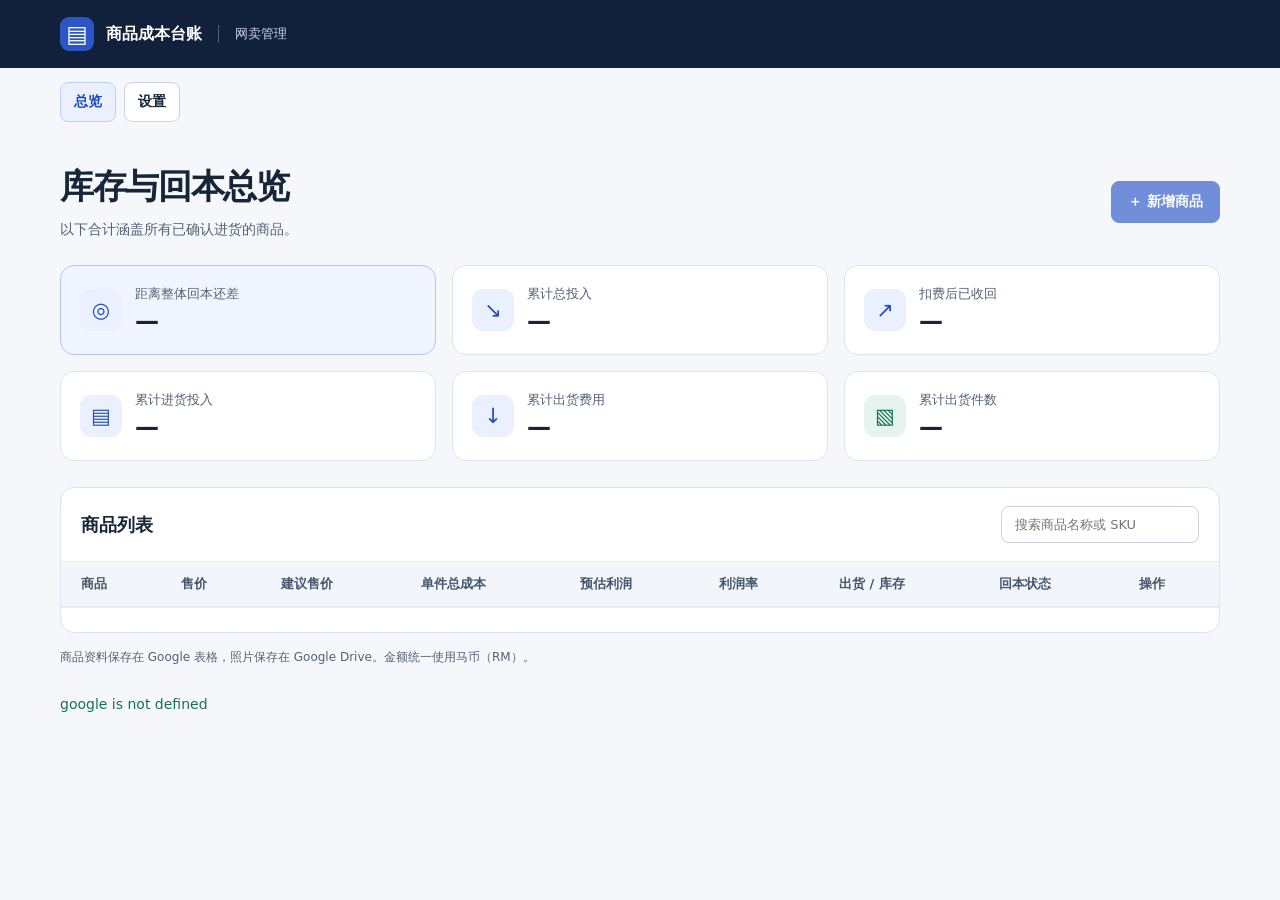
<file: apps-script/Index.html>
<!doctype html>
<html lang="zh-Hans">
<head>
<meta charset="utf-8"><meta name="viewport" content="width=device-width,initial-scale=1">
<meta name="description" content="管理网卖商品，计算单件成本和预估利润">
<title>商品成本台账</title>
<style>
:root{font-family:Inter,"PingFang SC","Microsoft YaHei",system-ui,sans-serif;color:#172538;background:#f5f7fa;--muted:#536276;--border:#dce4ed;--blue:#194ac5;--green:#147450}
*{box-sizing:border-box}body{margin:0}button,input,select{font:inherit}button{cursor:pointer}button:disabled{cursor:wait;opacity:.6}[hidden]{display:none!important}
.wrap{width:min(1160px,calc(100% - 48px));margin:auto}.bar{background:#12213b;color:white}.brand{height:68px;display:flex;align-items:center;gap:12px;font-size:16px;font-weight:700}.logo{display:grid;place-items:center;width:34px;height:34px;border-radius:9px;background:#2c56c5;font-size:23px}.divider{height:18px;border-left:1px solid #50617c;margin:0 4px}.sub{color:#c9d4e7;font-size:13px;font-weight:400}
.heading{display:flex;align-items:center;justify-content:space-between;gap:16px;margin:42px 0 25px}h1{margin:0;font-size:34px;letter-spacing:-.04em}p{color:var(--muted);font-size:14px;line-height:1.6;margin:8px 0 0}
button,select,input{border:1px solid #c9d4e2;border-radius:8px;background:white;color:inherit;padding:10px 13px}button{font-weight:650;font-size:14px;white-space:nowrap}button:hover{background:#edf2f8}.primary{background:var(--blue);color:white;border-color:var(--blue);padding:11px 16px}.primary:hover{background:#143ba0}.stats{display:grid;grid-template-columns:repeat(3,1fr);gap:16px;margin-bottom:26px}
.card,.panel{background:white;border:1px solid var(--border);border-radius:14px}.card{display:grid;grid-template-columns:42px 1fr;gap:4px 13px;align-items:center;padding:19px;color:var(--muted);font-size:13px}.card strong{color:#172538;font-size:24px;overflow-wrap:anywhere}.stat-icon{width:42px;height:42px;border-radius:11px;background:#eaf0fd;color:#244db9;grid-row:span 2;display:grid;place-items:center;font-size:21px}.card:last-child .stat-icon{background:#e5f5ed;color:var(--green)}
.toolbar{display:flex;justify-content:space-between;align-items:center;gap:12px;padding:18px 20px}.toolbar h2,.modal-head h2{font-size:18px;margin:0}.filters{display:flex;gap:8px}.filters input,.filters select{font-size:13px}.scroll{overflow:auto}table{width:100%;min-width:1020px;border-collapse:collapse;text-align:left;font-size:14px}th{font-size:13px;color:#46566c;background:#f2f5fa;font-weight:650}td,th{padding:13px 20px;border-block:1px solid #e6ecf3;white-space:nowrap}td{font-variant-numeric:tabular-nums}.product{display:flex;gap:10px;align-items:center}.product img,.placeholder{width:42px;height:42px;object-fit:cover;border-radius:8px;background:#eaf0fd}.placeholder{display:grid;place-items:center;color:#3458ad}.sku{display:block;color:var(--muted);font-size:12px;margin-top:4px}.product strong{white-space:normal;overflow-wrap:anywhere}.positive{color:var(--green)}.negative,.danger,#error{color:#ac2836}.empty{text-align:center;padding:44px 15px}.empty-icon{width:56px;height:56px;border-radius:15px;background:#eaf0fd;color:var(--blue);display:grid;place-items:center;margin:auto;font-size:28px}.empty h3{margin:14px 0 0}.empty button{margin-top:17px}.list-footer{padding:12px 20px;color:var(--muted);font-size:13px;border-top:1px solid #e6ecf3}.foot{margin:15px 0 25px;font-size:12px}
dialog{width:min(570px,calc(100% - 24px));max-height:calc(100dvh - 24px);border:1px solid var(--border);border-radius:16px;padding:0;color:inherit}dialog::backdrop{background:#12213b99}.modal-head,.modal-foot{padding:14px 20px;display:flex;align-items:center;justify-content:space-between;gap:10px}.modal-head{border-bottom:1px solid var(--border)}.modal-foot{border-top:1px solid var(--border)}.modal-body{padding:16px 20px}.modal-body h3{font-size:15px;margin:20px 0 10px}.modal-body h3 span{font-size:12px;color:var(--muted)}.fields,.estimate{display:grid;grid-template-columns:1fr 1fr;gap:10px}.fields input{display:block;width:100%;margin-top:5px}label,.estimate{font-size:13px;font-weight:600}.photo{display:flex;gap:12px;align-items:center;margin-bottom:14px}.photo img{width:72px;height:72px;border-radius:8px;object-fit:cover}.photo input{display:block;margin-top:5px;max-width:100%;font-size:12px}.estimate{margin-top:16px;padding:13px;background:#edf2fb;border-radius:8px;color:#43536c}.estimate strong{display:block;color:#15243a;margin-top:3px}.actions{display:flex;gap:8px;margin-left:auto}.link,.icon-button{border:0;background:transparent;color:var(--blue)}.link{padding:4px 0}.icon-button{font-size:24px;line-height:1;padding:4px 8px}.danger{border-color:#f0cbd0}#error:empty,#notice:empty{display:none}#notice{color:var(--green)}
@media(max-width:610px){.wrap{width:calc(100% - 28px)}.heading{margin-top:27px;align-items:flex-start}h1{font-size:26px}.stats{gap:7px}.card{display:flex;flex-direction:column;align-items:flex-start;padding:10px;gap:5px}.card strong{font-size:15px}.stat-icon{width:29px;height:29px;font-size:16px}.toolbar{align-items:flex-start;flex-direction:column;padding:14px}.filters{width:100%}.filters input{min-width:0;flex:1}.filters select{max-width:48%;padding-inline:5px}td,th{padding-inline:14px}}

.row-actions{display:flex;gap:6px}#saleFields{margin-top:12px}#stockError{color:#ac2836}
.stats .card:first-child{border-color:#b0c5fa;background:#f1f5ff}
#brandLogo{width:36px;height:36px;border-radius:8px;object-fit:contain;background:white}
#brandName{overflow:hidden;text-overflow:ellipsis;white-space:nowrap;min-width:0}
.top-nav{display:flex;gap:8px;padding-top:14px}.top-nav button[aria-pressed="true"]{background:#eaf0fd;color:#194ac5;border-color:#bdd0fb}
.company-panel{margin:26px 0;padding:22px;max-width:520px}.company-panel form{display:grid;gap:14px;margin-top:18px}.company-panel input{display:block;width:100%;margin-top:5px}
#companyPreview{width:96px;height:96px;object-fit:contain;border:1px solid var(--border);border-radius:8px}#companyRemove{justify-self:start}
.restock-history{padding-inline-start:22px;max-height:170px;overflow:auto;line-height:1.7;font-size:14px}#restockError{color:#ac2836}
</style>

</head>
<body>
<header class="bar"><div class="wrap brand"><span class="logo" id="brandIcon" aria-hidden="true">▤</span><img id="brandLogo" alt="" hidden><span id="brandName">商品成本台账</span> <span class="divider"></span><span class="sub">网卖管理</span></div></header>
<nav class="wrap top-nav" aria-label="页面导航">
<button id="dashboardTab" type="button" aria-controls="dashboardPanel" aria-pressed="true">总览</button>
<button id="settingsTab" type="button" aria-controls="settingsPanel" aria-pressed="false">设置</button>
</nav>
<main class="wrap">
<div id="dashboardPanel">
<section class="heading"><div><h1>库存与回本总览</h1><p>以下合计涵盖所有已确认进货的商品。</p></div><button class="primary" id="add">＋ 新增商品</button></section>
<section class="stats" aria-label="库存与回本合计">
<div class="card"><span class="stat-icon" aria-hidden="true">◎</span><span>距离整体回本还差</span><strong id="gap">—</strong></div>
<div class="card"><span class="stat-icon" aria-hidden="true">↘</span><span>累计总投入</span><strong id="spent">—</strong></div>
<div class="card"><span class="stat-icon" aria-hidden="true">↗</span><span>扣费后已收回</span><strong id="recovered">—</strong></div>
<div class="card"><span class="stat-icon" aria-hidden="true">▤</span><span>累计进货投入</span><strong id="purchaseSpent">—</strong></div>
<div class="card"><span class="stat-icon" aria-hidden="true">↓</span><span>累计出货费用</span><strong id="shippingSpent">—</strong></div>
<div class="card"><span class="stat-icon" aria-hidden="true">▧</span><span>累计出货件数</span><strong id="shipped">—</strong></div>
</section>
<section class="panel" aria-labelledby="listTitle">
<div class="toolbar"><h2 id="listTitle">商品列表</h2><div class="filters"><input id="search" type="search" placeholder="搜索商品名称或 SKU" aria-label="搜索商品"></div></div>
<div class="scroll"><table><thead><tr><th scope="col">商品</th><th scope="col">售价</th><th scope="col">建议售价</th><th scope="col">单件总成本</th><th scope="col">预估利润</th><th scope="col">利润率</th><th scope="col">出货 / 库存</th><th scope="col">回本状态</th><th scope="col">操作</th></tr></thead><tbody id="rows"></tbody></table></div>
<div id="empty" class="empty" hidden><div class="empty-icon" aria-hidden="true">▤</div><h3 id="emptyTitle"></h3><p id="emptyText"></p><button class="primary" id="emptyAdd">＋ 新增商品</button></div>
<div id="listFooter" class="list-footer"></div>
</section>
<p class="foot">商品资料保存在 Google 表格，照片保存在 Google Drive。金额统一使用马币（RM）。</p>
<p id="notice" role="status"></p>
</div>
<section id="settingsPanel" class="panel company-panel" hidden aria-labelledby="companyTitle">
<h1 id="companyTitle">公司设置</h1>
<form id="companyForm">
<label>公司名称<input id="companyName" maxlength="80" placeholder="输入你的公司名称"></label>
<label>公司 Logo<input id="companyLogo" type="file" accept="image/*"></label>
<img id="companyPreview" alt="公司 Logo 预览" hidden>
<button id="companyRemove" type="button" hidden>移除 Logo</button>
<div><button class="primary" id="companySave" type="submit" disabled>保存设置</button></div>
<p id="companyStatus" role="status"></p>
</form>
</section>
</main>
<dialog id="editor" aria-labelledby="editorTitle"><form id="productForm">
<div class="modal-head"><h2 id="editorTitle"></h2><button type="button" id="close" class="icon-button" aria-label="关闭">×</button></div>
<div class="modal-body">
<div class="photo"><img id="photoPreview" alt="商品照片预览" hidden><div><label for="photo">商品照片</label><input id="photo" type="file" accept="image/*"><button id="removePhoto" type="button" class="link" hidden>移除照片</button></div></div>
<div class="fields"><label>商品名称<input name="name" required maxlength="100" placeholder="例如 帆布手提包"></label><label>商品编号 SKU（选填）<input name="sku" maxlength="60" placeholder="例如 BAG-001"></label></div>
<h3>售价与单件费用 <span id="formCurrency"></span></h3>
<div class="fields">
<label>售价（选填）<input name="price" type="number" min="0" max="999999999" step="0.01" placeholder="待定"></label>
<label>进货总金额<input name="purchaseTotal" type="number" min="0" max="999999999" step="0.01" required placeholder="0.00"></label>
<label>进货数量（件）<input name="quantity" type="number" min="1" max="999999999" step="1" required placeholder="例如 50"></label>
<label>包装费<input name="packaging" type="number" min="0" max="999999999" step="0.01" placeholder="0.00"></label>
<label>卖家承担的运费<input name="shipping" type="number" min="0" max="999999999" step="0.01" placeholder="0.00"></label>
<label>平台费率 (%)<input name="rate" type="number" min="0" max="100" step="0.01" placeholder="0"></label>
<label>目标利润率 (%)<input name="target" type="number" min="0" max="100" step="0.01" value="20" required></label>
<label>其他费用<input name="other" type="number" min="0" max="999999999" step="0.01" placeholder="0.00"></label>
</div>
<div class="estimate"><div>每件进货成本 <strong id="unitPurchase"></strong></div><div>建议售价 <strong id="suggested"></strong></div><div>平台费 <strong id="fee"></strong></div><div>单件总成本 <strong id="cost"></strong></div><div>预估利润 <strong id="profit"></strong></div><div>利润率 <strong id="margin"></strong></div></div>
<p id="error" role="alert"></p>
</div>
<div class="modal-foot"><button type="button" id="delete" class="danger">删除商品</button><div class="actions"><button type="button" id="cancel">取消</button><button class="primary" id="save" type="submit">保存商品</button></div></div>
</form></dialog>
<dialog id="stockEditor" aria-labelledby="stockTitle">
<form id="stockForm">
<div class="modal-head"><h2 id="stockTitle"></h2><button type="button" id="stockClose" class="icon-button" aria-label="关闭">×</button></div>
<div class="modal-body">
<div class="estimate" id="stockSummary"></div>
<p id="stockHint"></p>
<div id="saleFields" class="fields">
<label>本次出货数量（件）<input name="quantity" type="number" min="1" step="1" required></label>
<label><span id="stockRevenueLabel">本次销售收入（RM）</span><input name="revenue" placeholder="填全部出货的收入总额" type="number" min="0" max="999999999" step="0.01" required></label>
<label>本次包装费（RM）<input name="packaging" type="number" min="0" max="999999999" step="0.01" value="0"></label>
</div>
<p id="estimatedSaleCosts" hidden>包装费填本次出货的总额，默认 RM 0。平台费、卖家运费和其他费用按商品设定计算。</p>
<p id="stockError" role="alert"></p>
</div>
<div class="modal-foot"><div class="actions"><button class="primary" id="stockSave" type="submit"></button></div></div>
</form>
</dialog>
<dialog id="restockEditor" aria-labelledby="restockTitle">
<form id="restockForm">
<div class="modal-head"><h2 id="restockTitle"></h2><button type="button" class="icon-button" id="restockClose" aria-label="关闭">×</button></div>
<div class="modal-body">
<div class="fields">
<label>本次补货数量（件）<input name="quantity" type="number" min="1" max="999999999" step="1" required></label>
<label>本次进货总金额（RM）<input name="total" type="number" min="0" max="999999999" step="0.01" required></label>
</div>
<h3>补货记录</h3>
<p id="restockEmpty">还没有补货记录。</p>
<ul id="restockHistory" class="restock-history"></ul>
<p id="restockError" role="alert"></p>
</div>
<div class="modal-foot"><div class="actions"><button class="primary" id="restockSave" type="submit">保存补货</button></div></div>
</form>
</dialog>
<script>
const by = id => document.getElementById(id);
const form = by('productForm');
const editor = by('editor');
const stockEditor = by('stockEditor');
const stockForm = by('stockForm');
let stockProduct;
let stockBusy = false;
const amounts = ['price', 'purchaseTotal', 'packaging', 'shipping', 'rate', 'other', 'target'];
let ready = false, products = [], active, photo, preview, busy = false;
const money = cents => 'RM ' + (cents / 100).toLocaleString('en-MY', {
  minimumFractionDigits: 2, maximumFractionDigits: 2
});
const percentage = value => value == null ? '—' : value.toFixed(1) + '%';

function calculate(p) {
  const fee = p.price == null ? null : Number((BigInt(p.price) * BigInt(p.rate) + 5000n) / 10000n);
  const cost = p.purchase + p.packaging + p.shipping + p.other + (fee ?? 0);
  const profit = p.price == null ? null : p.price - cost;
  const remaining = 10000 - p.rate - p.target;
  const base = p.purchase + p.packaging + p.shipping + p.other;
  const numerator = BigInt(base) * 10000n + (p.rate > 0 ? 5000n : 0n);
  const suggested = remaining > 0 ? Math.max(1, Number((numerator + BigInt(remaining) - 1n) / BigInt(remaining))) : null;
  return { fee, cost, profit, suggested, margin: p.price ? 100 * profit / p.price : null };
}

function rpc(method, ...args) {
  return new Promise((resolve, reject) => {
    const script = google.script.run.withSuccessHandler(resolve).withFailureHandler(reject);
    if (typeof script[method] !== 'function') {
      reject(new Error('网站前端和 Apps Script 版本不一致。请在原项目更新 Code.gs 和 Index.html，再将现有部署切换到新版本。'));
      return;
    }
    script[method](...args);
  });
}

const photoCache = new Map();
function loadPhoto(product) {
  const key = product.id + ':' + product.revision;
  if (!photoCache.has(key)) {
    const request = rpc('photoForProduct', product.id).catch(() => {
      photoCache.delete(key);
      return '';
    });
    photoCache.set(key, request);
  }
  return photoCache.get(key);
}

function newProductId() {
  return Array.from(crypto.getRandomValues(new Uint8Array(16)), byte => byte.toString(16).padStart(2, '0')).join('')
    .replace(/^(.{8})(.{4})(.{4})(.{4})(.{12})$/, '$1-$2-$3-$4-$5');
}

function asDataUrl(blob) {
  return new Promise((resolve, reject) => {
    const reader = new FileReader();
    reader.onload = () => resolve(reader.result);
    reader.onerror = () => reject(new Error('无法读取照片。'));
    reader.readAsDataURL(blob);
  });
}

function element(tag, value, className) {
  const node = document.createElement(tag);
  if (value != null) node.textContent = value;
  if (className) node.className = className;
  return node;
}

function summarizeInventory(items) {
  const totals = {batches: 0, purchase: 0, fees: 0, revenue: 0, shipped: 0};
  for (const product of items) {
    if (!product.received) continue;
    totals.batches++;
    totals.purchase += product.purchaseTotal;
    totals.fees += product.sellingCosts;
    totals.revenue += product.revenue;
    totals.shipped += product.sold;
  }
  const spent = totals.purchase + totals.fees;
  const recovered = totals.revenue - totals.fees;
  return {...totals, spent, recovered, gap: Math.max(0, spent - totals.revenue)};
}

function render() {
  const body = by('rows');
  body.replaceChildren();
  const query = by('search').value.trim().toLowerCase();
  const filtered = products.filter(p => p.name.toLowerCase().includes(query) || p.sku.toLowerCase().includes(query));
  for (const p of filtered) {
    const { cost, profit, margin, suggested } = calculate(p);
    const row = body.insertRow();
    const info = element('div', null, 'product');
    if (p.photo) {
      const img = element('img');
      img.alt = '';
      img.loading = 'lazy';
      loadPhoto(p).then(source => { if (source) img.src = source; });
      info.append(img);
    } else {
      const placeholder = element('span', '▧', 'placeholder');
      placeholder.setAttribute('aria-hidden', 'true');
      info.append(placeholder);
    }
    const labels = element('div');
    labels.append(element('strong', p.name));
    if (p.sku) labels.append(element('span', p.sku, 'sku'));
    info.append(labels);
    row.insertCell().append(info);
    row.insertCell().textContent = p.price == null ? '待定' : money(p.price);
    row.insertCell().textContent = suggested == null ? '无法达到' : money(suggested);
    row.insertCell().textContent = money(cost);
    const profitCell = row.insertCell();
    profitCell.textContent = profit == null ? '—' : money(profit);
    profitCell.className = profit < 0 ? 'negative' : profit > 0 ? 'positive' : '';
    row.insertCell().textContent = percentage(margin);
    row.insertCell().textContent = p.received ? p.sold + ' 已出 / ' + (p.quantity - p.sold) + ' 剩余' : '未进货';
    const net = p.revenue - p.sellingCosts;
    row.insertCell().textContent = p.received
      ? (net >= p.purchaseTotal ? '已回本' : '差 ' + money(p.purchaseTotal - net))
      : '—';
    const edit = element('button', '查看 / 编辑');
    edit.setAttribute('aria-label', '查看或编辑 ' + p.name);
    edit.addEventListener('click', () => openEditor(p));
    const stock = element('button', p.received ? (p.sold < p.quantity ? '记录出货' : '查看出货') : '确认进货');
    stock.addEventListener('click', () => openStock(p));
    const actions = element('div', null, 'row-actions');
    actions.append(edit, stock);
    if (p.received) {
      const restock = element('button', '补货');
      restock.addEventListener('click', () => openRestock(p));
      actions.append(restock);
    }
    row.insertCell().append(actions);
  }
  const totals = summarizeInventory(products);
  by('gap').textContent = totals.batches === 0 ? '—' : totals.gap ? money(totals.gap) : '已回本';
  by('spent').textContent = money(totals.spent);
  by('recovered').textContent = money(totals.recovered);
  by('purchaseSpent').textContent = money(totals.purchase);
  by('shippingSpent').textContent = money(totals.fees);
  by('shipped').textContent = totals.shipped.toLocaleString('en-MY') + ' 件';

  by('empty').hidden = filtered.length > 0;
  by('emptyTitle').textContent = products.length ? '找不到符合条件的商品' : '还没有商品';
  by('emptyText').textContent = products.length ? '试试其他商品名称或 SKU。' : '新增第一个商品，就能看到单件成本和利润。';
  by('emptyAdd').hidden = products.length > 0;
  by('listFooter').textContent = query ? `显示 ${filtered.length} 件，共 ${products.length} 件商品` : `共 ${products.length} 件商品`;
}

function readAmounts() {
  const values = Object.fromEntries(amounts.map(key => [key, Math.round((Number(form.elements[key].value) || 0) * 100)]));
  const quantity = Number(form.elements.quantity.value);
  const purchase = quantity > 0 ? Math.round(values.purchaseTotal / quantity) : 0;
  const price = form.elements.price.value === '' ? null : values.price;
  return {...values, price, quantity, purchase};
}

function updateEstimate() {
  const input = readAmounts();
  const validPurchase = form.elements.purchaseTotal.validity.valid && form.elements.quantity.validity.valid;
  by('unitPurchase').textContent = validPurchase ? money(input.purchase) : '—';
  const canSuggest = validPurchase &&
    ['packaging', 'shipping', 'rate', 'other', 'target'].every(key => form.elements[key].validity.valid);
  const recommendation = canSuggest ? calculate({...input, price: 0}).suggested : null;
  by('suggested').textContent = recommendation == null ? (canSuggest ? '费率与目标合计须低于 100%' : '—') : money(recommendation);
  const valid = validPurchase && amounts.every(key => form.elements[key].validity.valid || form.elements[key].validity.valueMissing);
  const values = valid ? calculate(input) : {};
  for (const id of ['fee', 'cost', 'profit']) by(id).textContent = values[id] == null ? '—' : money(values[id]);
  by('margin').textContent = percentage(values.margin);
}

function showPhoto() {
  if (preview?.startsWith('blob:')) URL.revokeObjectURL(preview);
  preview = photo instanceof Blob ? URL.createObjectURL(photo) : '';
  if (preview) by('photoPreview').src = preview;
  else by('photoPreview').removeAttribute('src');
  by('photoPreview').hidden = !preview;
  const item = active;
  if (photo === true && item) loadPhoto(item).then(source => {
    if (!source || !editor.open || active !== item || photo !== true) return;
    by('photoPreview').src = source;
    by('photoPreview').hidden = false;
  });
  by('removePhoto').hidden = !photo;
}

function openEditor(product) {
  if (!ready) return;
  form.reset();
  form.elements.purchaseTotal.readOnly = false;
  form.elements.quantity.readOnly = false;
  active = product;
  photo = product?.photo || null;
  by('error').textContent = '';
  by('notice').textContent = '';
  by('editorTitle').textContent = product ? '编辑商品' : '新增商品';
  by('delete').hidden = !product;
  by('formCurrency').textContent = 'RM';
  if (product) {
    form.elements.name.value = product.name;
    form.elements.sku.value = product.sku;
    form.elements.quantity.value = product.quantity;
    for (const key of amounts) form.elements[key].value = product[key] == null ? '' : product[key] / 100;
    if (product.received) {
      form.elements.purchaseTotal.readOnly = true;
      form.elements.quantity.readOnly = true;
    }
  }
  showPhoto();
  updateEstimate();
  editor.showModal();
  form.elements.name.focus();
}

function setBusy(value) {
  busy = value;
  for (const id of ['save', 'delete', 'close', 'cancel', 'photo', 'removePhoto']) by(id).disabled = value;
}

async function refresh() {
  products = await rpc('listProducts');
  render();
}

const restockEditor = by('restockEditor');
const restockForm = by('restockForm');
let restockProduct;
let restockBusy = false;

function openRestock(product) {
  restockProduct = product;
  restockForm.reset();
  by('restockTitle').textContent = product.name + ' · 补货';
  by('restockError').textContent = '';
  const history = product.restocks || [];
  by('restockEmpty').hidden = history.length > 0;
  by('restockHistory').hidden = history.length === 0;
  const dateFormat = new Intl.DateTimeFormat('zh-MY', {
    timeZone: 'Asia/Kuala_Lumpur', dateStyle: 'medium', timeStyle: 'short'
  });
  by('restockHistory').replaceChildren(...history.slice().reverse().map(entry =>
    element('li', dateFormat.format(new Date(entry.date)) + ' · ' + entry.quantity + ' 件 · ' + money(entry.total))));
  restockEditor.showModal();
}

by('restockClose').onclick = () => restockEditor.close();
restockEditor.addEventListener('cancel', event => { if (restockBusy) event.preventDefault(); });
restockForm.onsubmit = async event => {
  event.preventDefault();
  if (restockBusy) return;
  const {quantity, total} = restockForm.elements;
  const entry = {quantity: Number(quantity.value), total: Math.round(Number(total.value) * 100)};
  restockBusy = true;
  by('restockSave').disabled = by('restockClose').disabled = true;
  by('restockError').textContent = '';
  try {
    const saved = await rpc('recordRestock', restockProduct.id, restockProduct.revision, entry);
    products = products.map(product => product.id === saved.id ? saved : product);
    render();
    restockEditor.close();
    by('notice').textContent = '补货已保存。';
  } catch (error) {
    by('restockError').textContent = error.message || '无法保存补货，请重试。';
  } finally {
    restockBusy = false;
    by('restockSave').disabled = by('restockClose').disabled = false;
  }
};

function openStock(product) {
  stockProduct = product;
  stockForm.reset();
  by('stockError').textContent = '';
  const remaining = product.quantity - product.sold;
  const canShip = product.received && remaining > 0;
  const submit = by('stockSave');
  submit.hidden = product.received && !canShip;
  submit.textContent = product.received ? '保存出货' : '确认已进货';
  by('stockTitle').textContent = product.name + ' · ' + (product.received ? '出货与回本' : '确认进货');
  by('stockHint').textContent = product.received ? '' : '确认后会计入已投入成本，以后可以用「补货」增加库存。';
  by('saleFields').hidden = by('estimatedSaleCosts').hidden = !canShip;
  for (const key of ['quantity', 'revenue', 'packaging']) stockForm.elements[key].disabled = !canShip;
  stockForm.elements.quantity.max = remaining;
  stockForm.elements.revenue.readOnly = product.price != null;
  by('stockRevenueLabel').textContent = product.price == null ? '本次销售收入（RM）' : '自动计算收入（RM）';
  stockForm.elements.revenue.placeholder = product.price == null ? '填扣费前的收入总额' : '售价 × 出货数量';
  const net = product.revenue - product.sellingCosts;
  const items = product.received ? [
    ['已投入进货成本', money(product.purchaseTotal)],
    ['已记销售费用', money(product.sellingCosts)],
    ['累计投入（含销售费用）', money(product.purchaseTotal + product.sellingCosts)],
    ['实际销售收入', money(product.revenue)],
    ['扣费用后收回', money(net)],
    ['累计出货 / 剩余', product.sold + ' 件 / ' + remaining + ' 件'],
    ['回本状态', net >= product.purchaseTotal ? '已回本' : '还差 ' + money(product.purchaseTotal - net)]
  ] : [['本批数量', product.quantity + ' 件'], ['本批进货金额', money(product.purchaseTotal)]];
  by('stockSummary').replaceChildren(...items.map(([label, value]) => {
    const item = element('div', label);
    item.append(element('strong', value));
    return item;
  }));
  stockEditor.showModal();
}

stockForm.elements.quantity.addEventListener('input', () => {
  if (stockProduct.price == null) return;
  const {quantity, revenue} = stockForm.elements;
  revenue.value = quantity.validity.valid ? (stockProduct.price * Number(quantity.value) / 100).toFixed(2) : '';
});

by('stockClose').onclick = () => stockEditor.close();
stockEditor.addEventListener('cancel', event => { if (stockBusy) event.preventDefault(); });
stockForm.onsubmit = async event => {
  event.preventDefault();
  if (stockBusy) return;
  const fields = stockForm.elements;
  const sale = stockProduct.received ? {
    quantity: Number(fields.quantity.value),
    revenue: stockProduct.price == null ? Math.round(Number(fields.revenue.value) * 100) : null,
    packaging: Math.round(Number(fields.packaging.value) * 100)
  } : null;
  stockBusy = true;
  by('stockSave').disabled = by('stockClose').disabled = true;
  by('stockError').textContent = '';
  try {
    const saved = await rpc('recordInventory', stockProduct.id, stockProduct.revision, sale);
    products = products.map(product => product.id === saved.id ? saved : product);
    render();
    stockEditor.close();
    by('notice').textContent = sale ? '出货已保存。' : '已确认进货。';
  } catch (error) {
    by('stockError').textContent = error.message || '无法保存，请重试。';
  } finally {
    stockBusy = false;
    by('stockSave').disabled = by('stockClose').disabled = false;
  }
};

by('add').onclick = by('emptyAdd').onclick = () => openEditor();
by('search').oninput = render;
by('close').onclick = by('cancel').onclick = () => editor.close();
editor.addEventListener('cancel', event => { if (busy) event.preventDefault(); });
editor.addEventListener('close', () => {
  photo = null;
  showPhoto();
});
form.addEventListener('input', updateEstimate);
async function resizeImage(file, maxSide) {
  if (!file.type.startsWith('image/') || file.size > 20 * 1024 * 1024) throw new Error();
  const bitmap = await createImageBitmap(file);
  try {
    const ratio = Math.min(1, maxSide / Math.max(bitmap.width, bitmap.height));
    const canvas = document.createElement('canvas');
    canvas.width = Math.max(1, Math.round(bitmap.width * ratio));
    canvas.height = Math.max(1, Math.round(bitmap.height * ratio));
    canvas.getContext('2d').drawImage(bitmap, 0, 0, canvas.width, canvas.height);
    const resized = await new Promise(resolve => canvas.toBlob(resolve, 'image/webp', .85));
    if (!resized) throw new Error();
    return resized;
  } finally {
    bitmap.close();
  }
}

let pendingLogo = '';
let removeCompanyLogo = false;
let companyBusy = false;

function showCompanyLogo(source) {
  const image = by('companyPreview');
  image.hidden = !source;
  by('companyRemove').hidden = !source;
  if (source) image.src = source;
  else image.removeAttribute('src');
}

function applyCompany(settings) {
  by('brandName').textContent = settings.name || '商品成本台账';
  by('brandLogo').hidden = !settings.logo;
  by('brandIcon').hidden = Boolean(settings.logo);
  if (settings.logo) by('brandLogo').src = settings.logo;
  else by('brandLogo').removeAttribute('src');
}

function setCompanyBusy(value) {
  companyBusy = value;
  for (const id of ['companyName', 'companyLogo', 'companyRemove', 'companySave']) by(id).disabled = value;
}

function showSettings(open) {
  by('dashboardPanel').hidden = open;
  by('settingsPanel').hidden = !open;
  by('dashboardTab').setAttribute('aria-pressed', String(!open));
  by('settingsTab').setAttribute('aria-pressed', String(open));
  if (!open || companyBusy) return;
  setCompanyBusy(true);
  by('companyStatus').textContent = '';
  rpc('getCompanySettings').then(settings => {
    applyCompany(settings);
    by('companyForm').reset();
    by('companyName').value = settings.name;
    pendingLogo = '';
    removeCompanyLogo = false;
    showCompanyLogo(settings.logo);
  }).catch(error => {
    by('companyStatus').textContent = error.message || '无法读取公司设置。';
  }).finally(() => setCompanyBusy(false));
}

by('dashboardTab').onclick = () => showSettings(false);
by('settingsTab').onclick = () => {
  if (by('settingsPanel').hidden) showSettings(true);
};
by('companyLogo').onchange = async () => {
  const file = by('companyLogo').files[0];
  if (!file || companyBusy) return;
  setCompanyBusy(true);
  by('companyStatus').textContent = '';
  try {
    pendingLogo = await asDataUrl(await resizeImage(file, 320));
    removeCompanyLogo = false;
    showCompanyLogo(pendingLogo);
  } catch {
    by('companyLogo').value = '';
    by('companyStatus').textContent = '无法读取 Logo，请选择小于 20 MB 的图片。';
  } finally {
    setCompanyBusy(false);
  }
};
by('companyRemove').onclick = () => {
  pendingLogo = '';
  removeCompanyLogo = true;
  by('companyLogo').value = '';
  showCompanyLogo('');
};
by('companyForm').onsubmit = async event => {
  event.preventDefault();
  if (companyBusy) return;
  setCompanyBusy(true);
  by('companyStatus').textContent = '';
  try {
    const saved = await rpc('saveCompanySettings', by('companyName').value, pendingLogo, removeCompanyLogo);
    applyCompany(saved);
    by('companyName').value = saved.name;
    by('companyLogo').value = '';
    pendingLogo = '';
    removeCompanyLogo = false;
    showCompanyLogo(saved.logo);
    by('companyStatus').textContent = '公司设置已保存。';
  } catch (error) {
    by('companyStatus').textContent = error.message || '无法保存设置。';
  } finally {
    setCompanyBusy(false);
  }
};
rpc('getCompanySettings').then(applyCompany).catch(() => {});

by('photo').onchange = async () => {
  const file = by('photo').files[0];
  if (!file) return;
  by('error').textContent = '';
  setBusy(true);
  try {
    photo = await resizeImage(file, 900);
    showPhoto();
  } catch {
    by('photo').value = '';
    by('error').textContent = '无法读取照片。请选择可打开且小于 20 MB 的图片。';
  } finally {
    setBusy(false);
  }
};
by('removePhoto').onclick = () => {
  if (busy) return;
  photo = null;
  by('photo').value = '';
  showPhoto();
};
form.onsubmit = async event => {
  event.preventDefault();
  if (busy) return;
  const name = form.elements.name.value.trim();
  if (!name) {
    by('error').textContent = '请输入商品名称。';
    form.elements.name.focus();
    return;
  }
  const product = {
    id: active?.id || newProductId(), name, sku: form.elements.sku.value.trim(),
    ...readAmounts(), revision: active?.revision, keepPhoto: photo === true
  };
  setBusy(true);
  try {
    const photoData = photo instanceof Blob ? await asDataUrl(photo) : '';
    const saved = await rpc('saveProduct', product, photoData);
    products = [saved, ...products.filter(item => item.id !== saved.id)];
    render();
    editor.close();
    by('notice').textContent = '商品已保存。';
  } catch (error) {
    by('error').textContent = error.message || '无法保存商品，请重试。';
  } finally {
    setBusy(false);
  }
};
by('delete').onclick = async () => {
  if (busy || !active || !confirm('确定删除这件商品和照片？')) return;
  setBusy(true);
  try {
    await rpc('deleteProduct', active.id, active.revision);
    products = products.filter(item => item.id !== active.id);
    render();
    editor.close();
    by('notice').textContent = '商品已删除。';
  } catch {
    by('error').textContent = '无法删除商品，请重试。';
  } finally {
    setBusy(false);
  }
};

by('add').disabled = by('emptyAdd').disabled = true;
refresh().then(() => {
  ready = true;
  by('add').disabled = by('emptyAdd').disabled = false;
}).catch(error => {
  by('notice').textContent = error.message || '无法读取商品资料。请重新打开页面。';
});
window.addEventListener('focus', () => {
  if (ready && !editor.open && !stockEditor.open && !restockEditor.open && !busy) refresh().catch(() => {});
});

</script>
</body>
</html>
</file>
